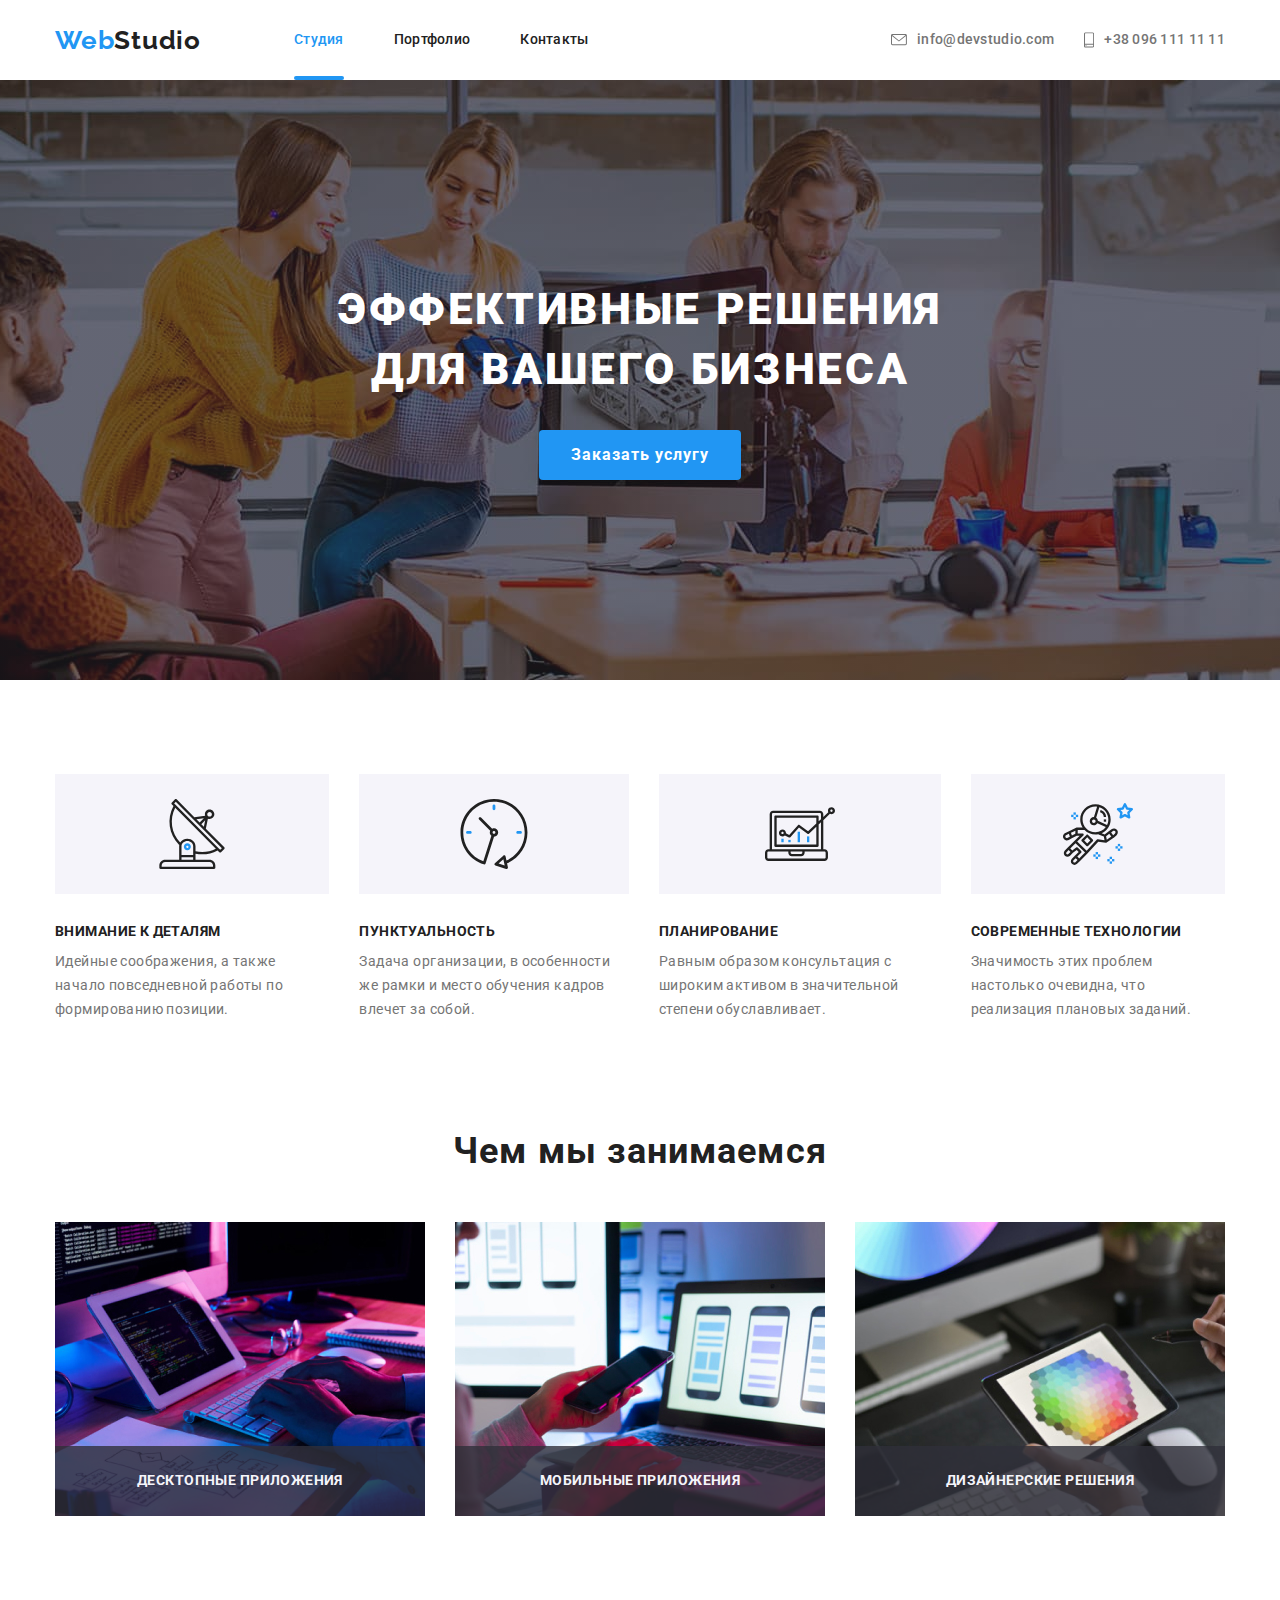
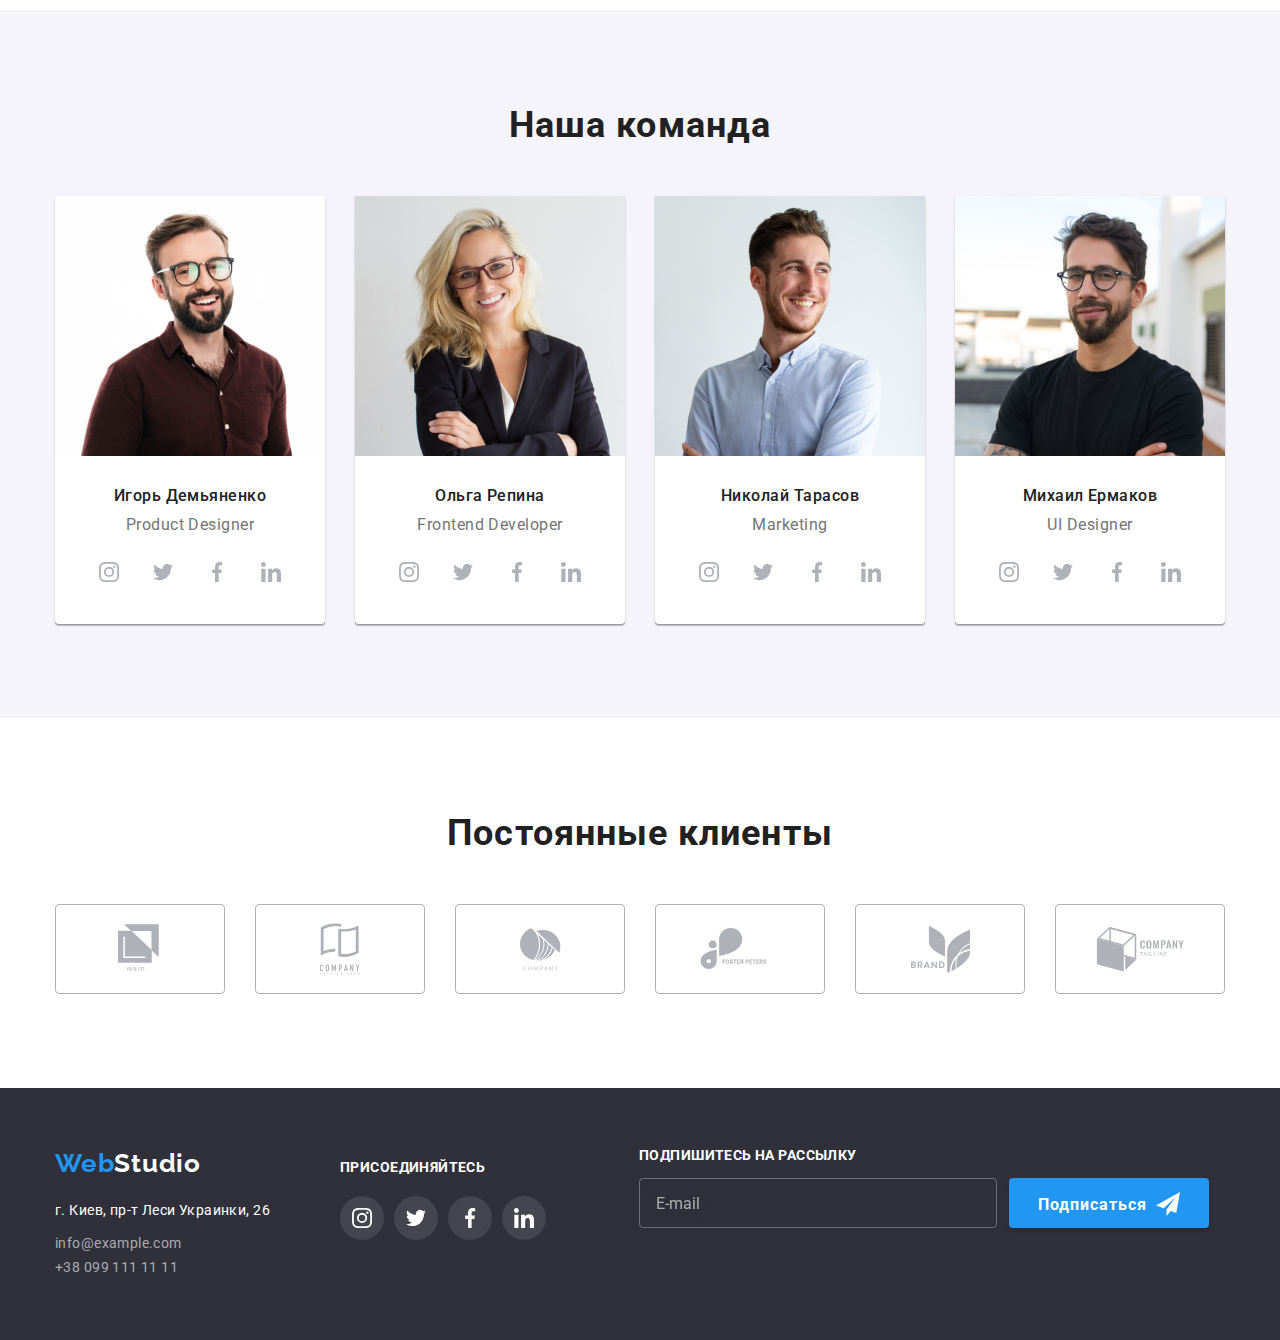
<file: index.html>
<!DOCTYPE html>
<html lang="ru">
<head>
    <meta charset="UTF-8">
    <meta name="viewport" content="width=device-width, initial-scale=1.0">
    <title>WebStudio</title>
    <link href="https://fonts.googleapis.com/css2?family=Raleway:wght@700&family=Roboto:wght@400;500;700;900&display=swap"
        rel="stylesheet" />
    <link rel="stylesheet" href="https://cdnjs.cloudflare.com/ajax/libs/modern-normalize/1.0.0/modern-normalize.min.css" />
    <link rel="stylesheet" href="./css/main.min.css" />
</head>
<body>
    <header>
        <div class="container main-top">
            <nav class="nav">
                <a class="logo" href="./index.html">Web<span class="logo-top">Studio</span></a>
                <ul class="site-nav list">
                    <li class="item"><a class="navigation current" href="./index.html">Студия</a></li>
                    <li class="item"><a class="navigation" href="./portfolio.html">Портфолио</a></li>
                    <li class="item"><a class="navigation" href="#contacts">Контакты</a></li>
                </ul>
            </nav>
            <ul class="schedule-contacts list">
                <li>
                    <a class="contacts" href="mailto:info@example.com">
                    <svg class="contacts-icon" width="16" height="12">
                    <use href="./images/sprite.svg#envelope"></use>
                </svg>info@devstudio.com</a></li>
                <li>
                    <a class="contacts" href="tel:+380991111111">
                    <svg class="contacts-icon" width="10" height="16">
                    <use href="./images/sprite.svg#smartphone"></use>
                </svg>+38 096 111 11 11</a></li>
            </ul>
        </div>
    </header>
    <main>
        <div class="overlay">
            <section class="hero">
                <div class="container">
                    <div class="hero-container">
                        <h1 class="hero-title">Эффективные решения для вашего бизнеса</h1>
                        <button class="hero-button" type="button" data-modal-open>Заказать услугу</button>
                    </div>
                        <div class="backdrop is-hidden" data-modal>
                            <div class="modal">
                                <button class="close-btn" data-modal-close>
                                    <svg class="cross" width="11" height="11">
                                        <use href="./images/sprite.svg#close"></use>
                                    </svg></button>
                                <form class="form js-speaker-form" autocomplete="off">
                                    <h2 class="modal-title">Оставьте свои данные, мы вам перезвоним</h2>
                                    <div class="form-field">
                                        <label for="name" class="form-label">Имя</label>
                                        <input class="form-input" type="text" name="name" id="name" />
                                        <span class="form-element">
                                            <svg class="form-icon" width="18" height="18">
                                                <use href="./images/sprite.svg#name"></use>
                                            </svg>
                                        </span>
                                    </div>
                                    <div class="form-field">
                                        <label for="tel" class="form-label">Телефон</label>
                                        <input class="form-input" type="tel" name="tel" id="tel" />
                                        <span class="form-element">
                                            <svg class="form-icon" width="18" height="18">
                                                <use href="./images/sprite.svg#phone"></use>
                                            </svg>
                                        </span>
                                    </div>
                                    <div class="form-field">
                                        <label for="mail" class="form-label">Почта</label>
                                        <input class="form-input" type="mail" name="mail" id="mail" />
                                        <span class="form-element">
                                            <svg class="form-icon" width="18" height="18">
                                                <use href="./images/sprite.svg#email"></use>
                                            </svg>
                                        </span>
                                    </div>
                                    <div class="form-field">
                                        <label for="comment" class="form-label">Комментарий</label>
                                        <textarea name="comment" id="comment" rows="7" placeholder="Введите текст"></textarea>
                                    </div>
                                    <div class="agreement-check">
                                        <label class="agreement-form" for="agreement">
                                            <input class="checkbox" type="checkbox" name="agreement" id="agreement">
                                            <span class="check"></span>
                                            Соглашаюсь с рассылкой и принимаю&nbsp
                                            <a class="condition" href="">Условия договора</a></label>
                                    </div>
                                    <div class="form-btn">
                                        <button class="confirm-btn" type="submit">Отправить</button>
                                    </div>
                                </form>
                            </div>
                        </div>
                </div>
            </section>
        </div>
        <section class="features-section">
            <div class="container">
                <h2 hidden>Наши особенности</h2>
                <ul class="features-schedule list">
                    <li class="features-item">
                        <h3 class="features">Внимание к деталям</h3>
                        <p class="features-text">Идейные соображения, а также начало повседневной работы по формированию позиции.</p>
                    </li>
                    <li class="features-item">
                        <h3 class="features">Пунктуальность</h3>
                        <p class="features-text">Задача организации, в особенности же рамки и место обучения кадров влечет за собой.</p>
                    </li>
                    <li class="features-item">
                        <h3 class="features">Планирование</h3>
                        <p class="features-text">Равным образом консультация с широким активом в значительной степени обуславливает.</p>
                    </li>
                    <li class="features-item">
                        <h3 class="features">Современные технологии</h3>
                        <p class="features-text">Значимость этих проблем настолько очевидна, что реализация плановых заданий.</p>
                    </li>
                </ul>
            </div>
        </section>
        <section class="job-section">
            <div class="container">
                <h2 class="job-title">Чем мы занимаемся</h2>
                <ul class="job-schedule list">
                    <li class="job-item"><img src="./images/img1.jpg" width="370" height="294" alt="программист-работает-на-компьютере" />
                    <div class="label">Десктопные приложения</div></li>
                    <li class="job-item"><img src="./images/img2.jpg" width="370" height="294" alt="дизайнеры-разрабатывают-приложения-для-смартфонов" />
                    <div class="label">Мобильные приложения</div></li>
                    <li class="job-item"><img src="./images/img3.jpg" width="370" height="294" alt="художник-дизайнер-выбирает-цвета" />
                    <div class="label">Дизайнерские решения</div></li>
                </ul>
            </div>
        </section>
        <section class="team">
            <div class="container">
                <h2 class="team-title">Наша команда</h2>
                <ul class="team-schedule list">
                    <li class="team-item"><img class="team-photo" src="./images/img4.jpg" width="270" height="260" alt="Product Designer" />
                        <h3 class="name">Игорь Демьяненко</h3>
                        <p class="employment" lang="en">Product Designer</p>
                        <ul class="social list">
                            <li>
                                <a class="social-links" href="">
                                    <svg class="links-icons">
                                        <use href="./images/sprite.svg#instagram"></use>
                                    </svg>
                                </a>
                            </li>
                            <li>
                                <a class="social-links" href="">
                                    <svg class="links-icons">
                                        <use href="./images/sprite.svg#twitter"></use>
                                    </svg>
                                </a>
                            </li>
                            <li>
                                <a class="social-links" href="">
                                    <svg class="links-icons">
                                        <use href="./images/sprite.svg#facebook"></use>
                                    </svg>
                                </a>
                            </li>
                            <li>
                                <a class="social-links" href="">
                                    <svg class="links-icons">
                                        <use href="./images/sprite.svg#linkedin"></use>
                                    </svg>
                                </a>
                            </li>
                        </ul>
                    </li>
                    <li class="team-item"><img class="team-photo" src="./images/img5.jpg" width="270" height="260" alt="Frontend Developer" />
                        <h3 class="name">Ольга Репина</h3>
                        <p class="employment" lang="en">Frontend Developer</p>
                        <ul class="list social">
                            <li>
                                <a class="social-links" href="">
                                    <svg class="links-icons">
                                        <use href="./images/sprite.svg#instagram"></use>
                                    </svg>
                                </a>
                            </li>
                            <li>
                                <a class="social-links" href="">
                                    <svg class="links-icons">
                                        <use href="./images/sprite.svg#twitter"></use>
                                    </svg>
                                </a>
                            </li>
                            <li>
                                <a class="social-links" href="">
                                    <svg class="links-icons">
                                        <use href="./images/sprite.svg#facebook"></use>
                                    </svg>
                                </a>
                            </li>
                            <li>
                                <a class="social-links" href="">
                                    <svg class="links-icons">
                                        <use href="./images/sprite.svg#linkedin"></use>
                                    </svg>
                                </a>
                            </li>
                        </ul>
                    </li>
                    <li class="team-item"><img class="team-photo" src="./images/img6.jpg" width="270" height="260" alt="Marketing" />
                        <h3 class="name">Николай Тарасов</h3>
                        <p class="employment" lang="en">Marketing</p>
                        <ul class="list social">
                            <li>
                                <a class="social-links" href="">
                                    <svg class="links-icons">
                                        <use href="./images/sprite.svg#instagram"></use>
                                    </svg>
                                </a>
                            </li>
                            <li>
                                <a class="social-links" href="">
                                    <svg class="links-icons">
                                        <use href="./images/sprite.svg#twitter"></use>
                                    </svg>
                                </a>
                            </li>
                            <li>
                                <a class="social-links" href="">
                                    <svg class="links-icons">
                                        <use href="./images/sprite.svg#facebook"></use>
                                    </svg>
                                </a>
                            </li>
                            <li>
                                <a class="social-links" href="">
                                    <svg class="links-icons">
                                        <use href="./images/sprite.svg#linkedin"></use>
                                    </svg>
                                </a>
                            </li>
                        </ul>
                    </li>
                    <li class="team-item"><img class="team-photo" src="./images/img7.jpg" width="270" height="260" alt="UI Designer" />
                        <h3 class="name">Михаил Ермаков</h3>
                        <p class="employment" lang="en">UI Designer</p>
                        <ul class="list social">
                            <li>
                                <a class="social-links" href="">
                                    <svg class="links-icons">
                                        <use href="./images/sprite.svg#instagram"></use>
                                    </svg>
                                </a>
                            </li>
                            <li>
                                <a class="social-links" href="">
                                    <svg class="links-icons">
                                        <use href="./images/sprite.svg#twitter"></use>
                                    </svg>
                                </a>
                            </li>
                            <li>
                                <a class="social-links" href="">
                                    <svg class="links-icons">
                                        <use href="./images/sprite.svg#facebook"></use>
                                    </svg>
                                </a>
                            </li>
                            <li>
                                <a class="social-links" href="">
                                    <svg class="links-icons">
                                        <use href="./images/sprite.svg#linkedin"></use>
                                    </svg>
                                </a>
                            </li>
                        </ul>
                    </li>
                </ul>
            </div>
        </section>
        <section class="customers">
            <div class="container">
                <h2 class="customers-title">Постоянные клиенты</h2>
                <ul class="customers-schedule list">
                    <li>
                        <a class="customers-links" href="">
                            <svg class="customers-icons" width="45" height="50">
                                <use href="./images/sprite.svg#logo-1"></use>
                            </svg>
                        </a>
                    </li>
                    <li>
                        <a class="customers-links" href="">
                            <svg class="customers-icons" width="40" height="52">
                                <use href="./images/sprite.svg#logo-2"></use>
                            </svg>
                        </a>
                    </li>
                    <li>
                        <a class="customers-links" href="">
                            <svg class="customers-icons" width="41" height="43">
                                <use href="./images/sprite.svg#logo-3"></use>
                            </svg>
                        </a>
                    </li>
                    <li>
                        <a class="customers-links" href="">
                            <svg class="customers-icons" width="80" height="42">
                                <use href="./images/sprite.svg#logo-4"></use>
                            </svg>
                        </a>
                    </li>
                    <li>
                        <a class="customers-links" href="">
                            <svg class="customers-icons" width="59" height="47">
                                <use href="./images/sprite.svg#logo-5"></use>
                            </svg>
                        </a>
                    </li>
                    <li>
                        <a class="customers-links" href="">
                            <svg class="customers-icons" width="89" height="45">
                                <use href="./images/sprite.svg#logo-6"></use>
                            </svg>
                        </a>
                    </li>
                </ul>
            </div>
        </section>
    </main>
    <footer id="contacts" class="footer">
        <div class="container footer-general">
            <div class="footer-pack">
                <a class="logo" href="./index.html">Web<span class="logo-bottom">Studio</span></a>
                <ul class="footer-flexbox list">
                    <li class="location">г. Киев, пр-т Леси Украинки, 26</li>
                    <li><a class="mail" href="mailto:info@example.com">info@example.com</a></li>
                    <li><a class="mail" href="tel:+380991111111">+38 099 111 11 11</a></li>
                </ul>
            </div>
            <div class="appeal">
                <p class="appeal-title">присоединяйтесь</p>
                <ul class="schedule-socials list">
                    <li><a class="footer-socials" href="">
                            <svg class="links-icons">
                                <use href="./images/sprite.svg#instagram"></use>
                            </svg>
                        </a>
                    </li>
                    <li><a class="footer-socials" href="">
                            <svg class="links-icons">
                                <use href="./images/sprite.svg#twitter"></use>
                            </svg>
                        </a>
                    </li>
                    <li><a class="footer-socials" href="">
                            <svg class="links-icons">
                                    <use href="./images/sprite.svg#facebook"></use>
                            </svg>
                        </a>
                    </li>
                    <li><a class="footer-socials" href="">
                            <svg class="links-icons">
                                <use href="./images/sprite.svg#linkedin"></use>
                            </svg>
                        </a>
                    </li>
                </ul>
            </div>
            <div class="subscription">
                <form autocomplete="off">
                    <p class="subscription-title">подпишитесь на рассылку</p>
                    <div class="subscription-area">
                        <input class="subscription-input" type="mail" name="email" placeholder="E-mail" />
                        <button class="subscription-btn">Подписаться
                            <svg class="icon-send" width="24" height="24">
                                <use href="./images/sprite.svg#icon-send"></use>
                            </svg>
                        </button>
                    </div>
                </form>
            </div>
        </div>
    </footer>
    <script src="./js/modal.js"></script>
</body>
</html>
</file>
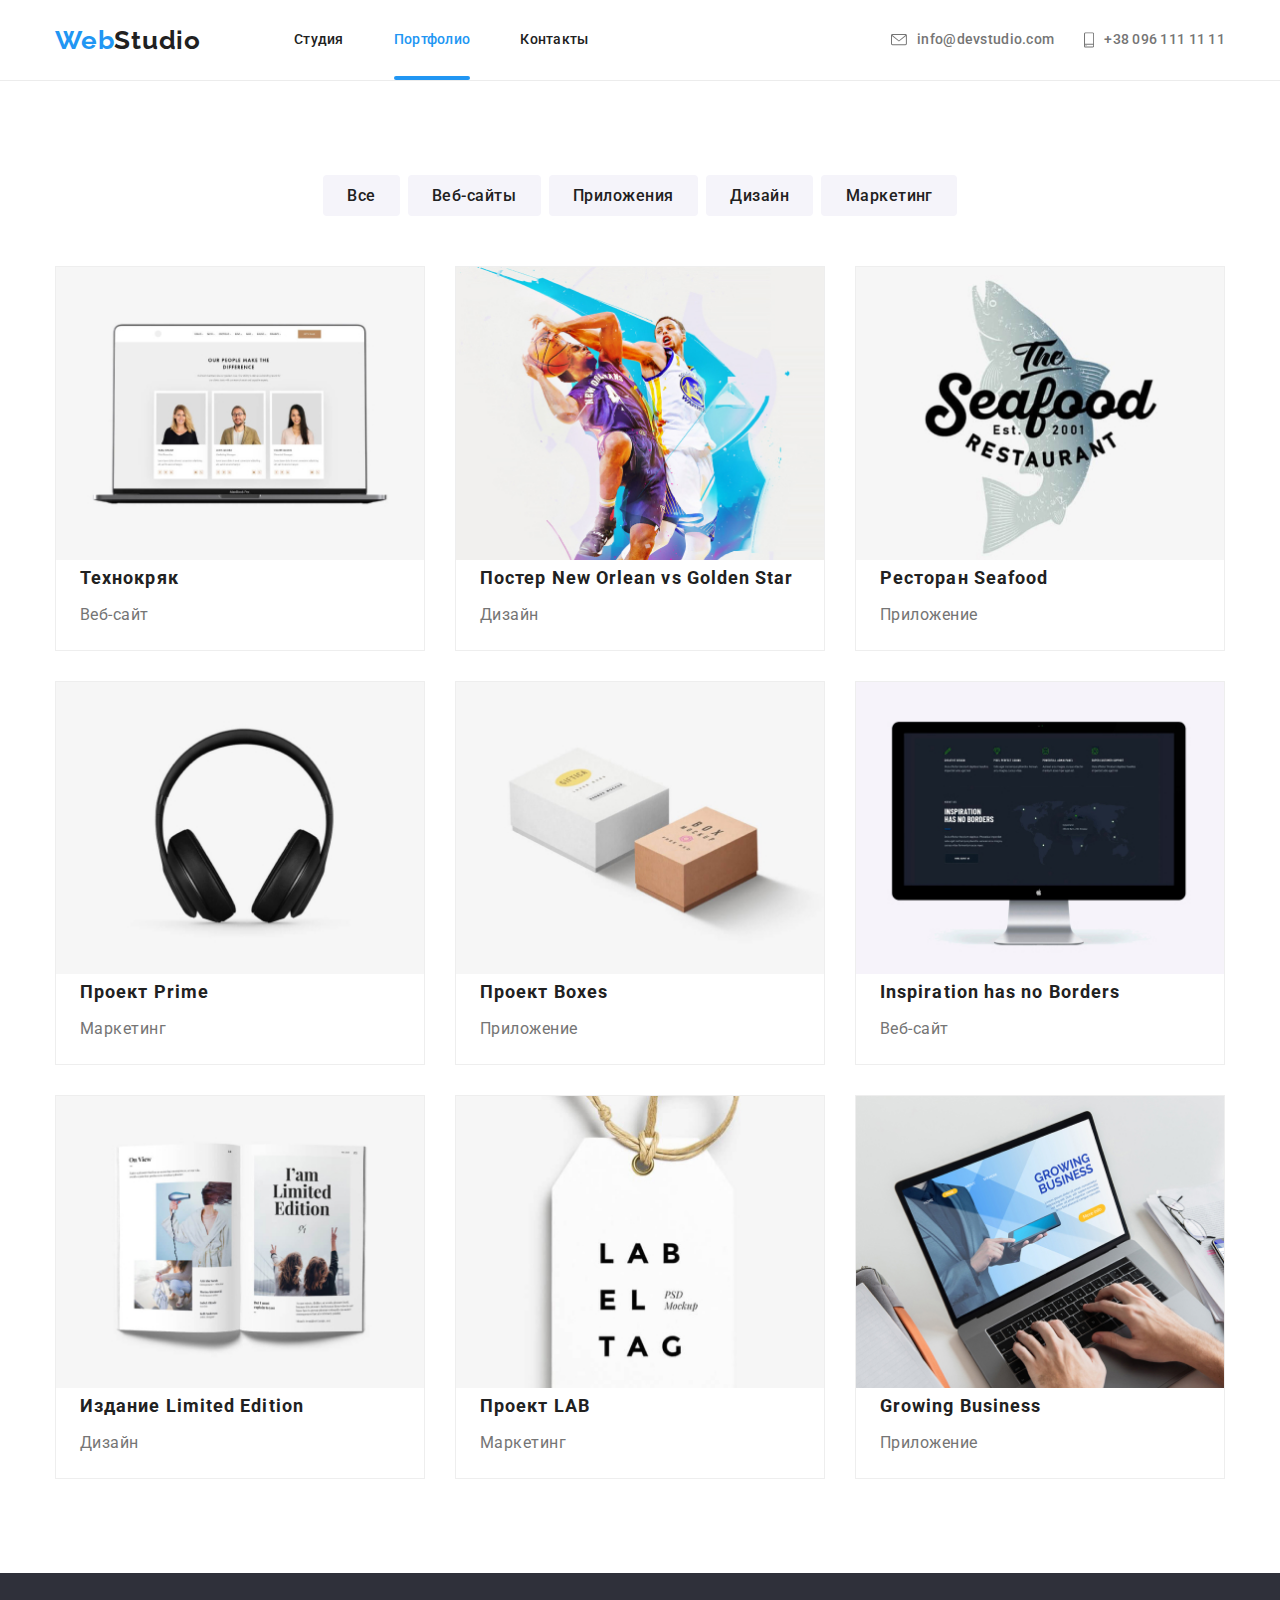
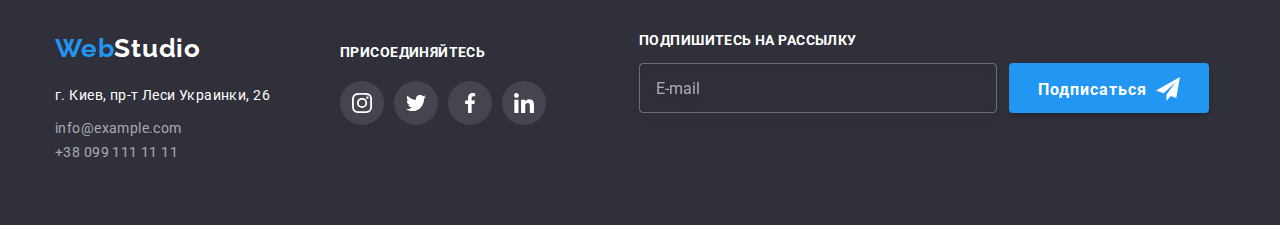
<file: portfolio.html>
<!DOCTYPE html>
<html lang="ru">
<head>
    <meta charset="UTF-8">
    <meta name="viewport" content="width=device-width, initial-scale=1.0">
    <title>Portfolio</title>
    <link href="https://fonts.googleapis.com/css2?family=Raleway:wght@700&family=Roboto:wght@400;500;700;900&display=swap"
        rel="stylesheet" />
    <link rel="stylesheet" href="https://cdnjs.cloudflare.com/ajax/libs/modern-normalize/1.0.0/modern-normalize.min.css" />
    <link rel="stylesheet" href="./css/main.min.css" />
</head>
<body>
    <header class="header">
        <div class="container main-top">
            <nav class="nav">
                <a class="logo" href="./index.html">Web<span class="logo-top">Studio</span></a>
                <ul class="site-nav list">
                    <li class="item"><a class="navigation" href="./index.html">Студия</a></li>
                    <li class="item"><a class="navigation current" href="./portfolio.html">Портфолио</a></li>
                    <li class="item"><a class="navigation"  href="#contacts">Контакты</a></li>
                </ul>
            </nav>
            <ul class="schedule-contacts list">
                <li>
                    <a class="contacts" href="mailto:info@example.com">
                        <svg class="contacts-icon" width="16" height="12">
                            <use href="./images/sprite.svg#envelope"></use>
                        </svg>info@devstudio.com</a></li>
                <li>
                    <a class="contacts" href="tel:+380991111111">
                        <svg class="contacts-icon" width="10" height="16">
                            <use href="./images/sprite.svg#smartphone"></use>
                        </svg>+38 096 111 11 11</a></li>
            </ul>
        </div>
    </header>
    <main>
        <h1 hidden>Портфолио</h1>
        <div class="container">
            <ul class="filters list">
                <li class="filters-item"><button class="button" type="button">Все</button></li>
                <li class="filters-item"><button class="button" type="button">Веб-сайты</button></li>
                <li class="filters-item"><button class="button" type="button">Приложения</button></li>
                <li class="filters-item"><button class="button" type="button">Дизайн</button></li>
                <li class="filters-item"><button class="button" type="button">Маркетинг</button></li>
            </ul>
        </div>
        <section class="projects-section">
            <div class="container">
                <h2 hidden>Виды наших работ</h2>
                    <ul class="projects-schedule list">
                        <a class="projects-link" href="">
                            <li class="projects-item">
                                
                                    <div class="projects-thumb"><img src="./images/portfolio/img1.jpg" width="370" height="294" alt="Ноутбук" />
                                        <p class="subitem">
                                            Технокряк это современная площадка распространения коронавируса. Компании используют эту
                                            платформу для цифрового
                                            шпионажа и атак на защищённые сервера конкурентов.</p>
                                    </div>
                                    <h3 class="projects-title">Технокряк</h3>
                                    <p class="projects">Веб-сайт</p>
                            </li>
                        </a>
                        <a class="projects-link" href="">
                            <li class="projects-item">
                                    <div class="projects-thumb"><img src="./images/portfolio/img2.jpg" width="370" height="294" alt="Баскетболисты" />
                                        <p class="subitem">
                                            Технокряк это современная площадка распространения коронавируса. Компании используют эту
                                            платформу для цифрового
                                            шпионажа и атак на защищённые сервера конкурентов.</p>
                                    </div>
                                    <h3 class="projects-title">Постер New Orlean vs Golden Star</h3>
                                    <p class="projects">Дизайн</p>
                                </li>
                        </a>
                        <a class="projects-link" href="">
                            <li class="projects-item">
                                    <div class="projects-thumb"><img src="./images/portfolio/img3.jpg" width="370" height="294" alt="Логотип рыбы" />
                                        <p class="subitem">
                                            Технокряк это современная площадка распространения коронавируса. Компании используют эту
                                            платформу для цифрового
                                            шпионажа и атак на защищённые сервера конкурентов.</p>
                                    </div>
                                    <h3 class="projects-title">Ресторан Seafood</h3>
                                    <p class="projects">Приложение</p>
                            </li>
                        </a>
                        <a class="projects-link" href="">
                            <li class="projects-item">
                                    <div class="projects-thumb"><img src="./images/portfolio/img4.jpg" width="370" height="294" alt="Наушники" />
                                    <p class="subitem">
                                            Технокряк это современная площадка распространения коронавируса. Компании используют эту
                                            платформу для цифрового
                                            шпионажа и атак на защищённые сервера конкурентов.</p>
                                    </div>
                                    <h3 class="projects-title">Проект Prime</h3>
                                    <p class="projects">Маркетинг</p>
                            </li>
                        </a>
                        <a class="projects-link" href="">
                            <li class="projects-item">
                                    <div class="projects-thumb"><img src="./images/portfolio/img5.jpg" width="370" height="294" alt="Коробки" />
                                        <p class="subitem">
                                            Технокряк это современная площадка распространения коронавируса. Компании используют эту
                                            платформу для цифрового
                                            шпионажа и атак на защищённые сервера конкурентов.</p>
                                    </div>
                                    <h3 class="projects-title">Проект Boxes</h3>
                                    <p class="projects">Приложение</p>
                            </li>
                        </a>
                        <a class="projects-link" href="">
                            <li class="projects-item">
                                    <div class="projects-thumb"><img src="./images/portfolio/img6.jpg" width="370" height="294" alt="Монитор ПК" />
                                        <p class="subitem">
                                            Технокряк это современная площадка распространения коронавируса. Компании используют эту
                                            платформу для цифрового
                                            шпионажа и атак на защищённые сервера конкурентов.</p>
                                    </div>
                                    <h3 class="projects-title">Inspiration has no Borders</h3>
                                    <p class="projects">Веб-сайт</p>
                            </li>
                        </a>
                        <a class="projects-link" href="">
                            <li class="projects-item">
                                <div class="projects-thumb"><img src="./images/portfolio/img7.jpg" width="370" height="294" alt="Журнал" />
                                <p class="subitem">
                                        Технокряк это современная площадка распространения коронавируса. Компании используют эту
                                    платформу для цифрового
                                        шпионажа и атак на защищённые сервера конкурентов.</p>
                                </div>
                                <h3 class="projects-title">Издание Limited Edition</h3>
                                <p class="projects">Дизайн</p>
                            </li>
                        </a>
                        <a class="projects-link" href="">
                            <li class="projects-item">
                                    <div class="projects-thumb"><img src="./images/portfolio/img8.jpg" width="370" height="294" alt="Бирка" />
                                        <p class="subitem">
                                            Технокряк это современная площадка распространения коронавируса. Компании используют эту
                                            платформу для цифрового
                                            шпионажа и атак на защищённые сервера конкурентов.</p>
                                    </div>
                                    <h3 class="projects-title">Проект LAB</h3>
                                    <p class="projects">Маркетинг</p>
                            </li>
                        </a>
                        <a class="projects-link" href="">
                            <li class="projects-item">
                                    <div class="projects-thumb"><img src="./images/portfolio/img9.jpg" width="370" height="294" alt="Руки работают за ноутбуком" />
                                        <p class="subitem">
                                            Технокряк это современная площадка распространения коронавируса. Компании используют эту
                                            платформу для цифрового
                                            шпионажа и атак на защищённые сервера конкурентов.</p>
                                    </div>
                                    <h3 class="projects-title">Growing Business</h3>
                                    <p class="projects">Приложение</p>
                            </li>
                        </a>
                    </ul>
            </div>
        </section>
    </main>
    <footer id="contacts" class="footer">
        <div class="container footer-general">
            <div class="footer-pack">
                <a class="logo" href="./index.html">Web<span class="logo-bottom">Studio</span></a>
                <ul class="footer-flexbox list">
                    <li class="location">г. Киев, пр-т Леси Украинки, 26</li>
                    <li><a class="mail" href="mailto:info@example.com">info@example.com</a></li>
                    <li><a class="mail" href="tel:+380991111111">+38 099 111 11 11</a></li>
                </ul>
            </div>
            <div class="appeal">
                <p class="appeal-title">присоединяйтесь</p>
                <ul class="schedule-socials list">
                    <li><a class="footer-socials" href="">
                            <svg class="links-icons">
                                <use href="./images/sprite.svg#instagram"></use>
                            </svg>
                        </a>
                    </li>
                    <li><a class="footer-socials" href="">
                            <svg class="links-icons">
                                <use href="./images/sprite.svg#twitter"></use>
                            </svg>
                        </a>
                    </li>
                    <li><a class="footer-socials" href="">
                            <svg class="links-icons">
                                <use href="./images/sprite.svg#facebook"></use>
                            </svg>
                        </a>
                    </li>
                    <li><a class="footer-socials" href="">
                            <svg class="links-icons">
                                <use href="./images/sprite.svg#linkedin"></use>
                            </svg>
                        </a>
                    </li>
                </ul>
            </div>
            <div class="subscription">
                <form autocomplete="off">
                    <p class="subscription-title">подпишитесь на рассылку</p>
                    <div class="subscription-area">
                        <input class="subscription-input" type="mail" name="email" placeholder="E-mail" />
                        <button class="subscription-btn">Подписаться
                            <svg class="icon-send" width="24" height="24">
                                <use href="./images/sprite.svg#icon-send"></use>
                            </svg>
                        </button>
                    </div>
                </form>
            </div>
        </div>
    </footer>
</body>
</html>
</file>
<file: css/main.min.css>
html{-webkit-box-sizing:border-box;box-sizing:border-box}*,*::before,*::after{-webkit-box-sizing:inherit;box-sizing:inherit}body{font-family:"Roboto", sans-serif;color:#757575;background-color:#fff}img{display:block;max-width:100%;height:auto}h1,h2,h3,p{margin-top:0}.list{margin:0;padding:0;list-style:none}.container{width:1200px;margin-left:auto;margin-right:auto;padding-left:15px;padding-right:15px}.main-top{display:-webkit-box;display:-ms-flexbox;display:flex;-webkit-box-align:center;-ms-flex-align:center;align-items:center}.nav{display:-webkit-box;display:-ms-flexbox;display:flex;-webkit-box-align:center;-ms-flex-align:center;align-items:center}.logo-top{font-family:Raleway, sans-serif;font-weight:700;font-size:26px;line-height:1.19;letter-spacing:0.03em;color:#212121;text-decoration:none}.logo{font-family:Raleway, sans-serif;font-weight:700;font-size:26px;line-height:1.19;letter-spacing:0.03em;color:#2196f3;text-decoration:none}.site-nav{display:-webkit-box;display:-ms-flexbox;display:flex;margin-left:93px}.site-nav .item:not(:last-child){margin-right:50px}.navigation{position:relative;display:block;padding-top:32px;padding-bottom:32px;font-weight:500;font-size:14px;line-height:1.14;letter-spacing:0.02em;color:#212121;text-decoration:none;-webkit-transition:color 250ms cubic-bezier(0.4, 0, 0.2, 1);transition:color 250ms cubic-bezier(0.4, 0, 0.2, 1)}.navigation:hover,.navigation:focus{color:#2196f3}.navigation.current{color:#2196f3}.current::after{content:"";position:absolute;display:block;bottom:0;width:100%;height:4px;background-color:#2196f3;border-radius:2px}.schedule-contacts{display:-webkit-box;display:-ms-flexbox;display:flex;-webkit-box-align:center;-ms-flex-align:center;align-items:center;margin-left:auto}.schedule-contacts li:not(:last-child){margin-right:30px}.contacts{display:-webkit-box;display:-ms-flexbox;display:flex;-webkit-box-align:center;-ms-flex-align:center;align-items:center;font-weight:500;font-size:14px;line-height:1.14;letter-spacing:0.02em;color:#757575;text-decoration:none;-webkit-transition:color 250ms cubic-bezier(0.4, 0, 0.2, 1);transition:color 250ms cubic-bezier(0.4, 0, 0.2, 1)}.contacts:hover,.contacts:focus{color:#2196f3}.contacts:hover .contacts-icon,.contacts:focus .contacts-icon{fill:#2196f3}.contacts-icon{margin-right:10px;fill:#757575;-webkit-transition:fill 250ms cubic-bezier(0.4, 0, 0.2, 1);transition:fill 250ms cubic-bezier(0.4, 0, 0.2, 1)}.hero{padding-top:200px;padding-bottom:200px}.hero-container{max-width:696px;margin-left:auto;margin-right:auto;text-align:center}.hero-container .hero-title{margin-top:0;margin-bottom:30px;font-weight:900;font-size:44px;line-height:1.36;letter-spacing:0.06em;text-transform:uppercase;color:#fff}.hero-container .hero-button{display:inline-block;font-weight:700;font-size:16px;line-height:1.87;-webkit-box-align:center;-ms-flex-align:center;align-items:center;text-align:center;letter-spacing:0.06em;color:#fff;background-color:#2196f3;border-radius:4px;border:0px;padding:10px 32px;min-width:200px;-webkit-box-shadow:0px 4px 4px rgba(0,0,0,0.15);box-shadow:0px 4px 4px rgba(0,0,0,0.15);cursor:pointer}.hero-container .hero-button:hover,.hero-container .hero-button:focus{color:#2196f3;background-color:#fff}.overlay{max-width:1600px;height:600px;margin-left:auto;margin-right:auto;background-image:-webkit-gradient(linear, left top, right top, from(rgba(47,48,58,0.4)), to(rgba(47,48,58,0.4))),url("../images/img8.jpg");background-image:linear-gradient(to right, rgba(47,48,58,0.4), rgba(47,48,58,0.4)),url("../images/img8.jpg");background-repeat:no-repeat;background-position:center;background-size:cover;background-color:#2f303a}.backdrop{position:fixed;top:0;left:0;width:100%;height:100%;background-color:rgba(0,0,0,0.2);z-index:1;opacity:1;-webkit-transition:opacity 250ms cubic-bezier(0.4, 0, 0.2, 1);transition:opacity 250ms cubic-bezier(0.4, 0, 0.2, 1)}.backdrop.is-hidden{opacity:0;pointer-events:none}.backdrop.is-hidden .modal{-webkit-transform:translate(-50%, -50%) scale(0.9);transform:translate(-50%, -50%) scale(0.9)}.modal{position:absolute;top:50%;left:50%;display:-webkit-box;display:-ms-flexbox;display:flex;-webkit-transform:translate(-50%, -50%) scale(1);transform:translate(-50%, -50%) scale(1);max-height:581px;max-width:528px;background-color:#fff;-webkit-box-shadow:0px 1px 3px rgba(0,0,0,0.12),0px 1px 1px rgba(0,0,0,0.14),0px 2px 1px rgba(0,0,0,0.2);box-shadow:0px 1px 3px rgba(0,0,0,0.12),0px 1px 1px rgba(0,0,0,0.14),0px 2px 1px rgba(0,0,0,0.2);border-radius:4px;-webkit-transition:-webkit-transform 250ms cubic-bezier(0.4, 0, 0.2, 1);transition:-webkit-transform 250ms cubic-bezier(0.4, 0, 0.2, 1);transition:transform 250ms cubic-bezier(0.4, 0, 0.2, 1);transition:transform 250ms cubic-bezier(0.4, 0, 0.2, 1), -webkit-transform 250ms cubic-bezier(0.4, 0, 0.2, 1)}.close-btn{position:absolute;top:8px;right:8px;width:30px;height:30px;border-radius:50%;border:1px solid rgba(0,0,0,0.1);background-color:#fff;cursor:pointer}.close-btn .cross{position:absolute;top:50%;left:50%;-webkit-transform:translate(-50%, -50%);transform:translate(-50%, -50%);-webkit-transition:fill 250ms cubic-bezier(0.4, 0, 0.2, 1);transition:fill 250ms cubic-bezier(0.4, 0, 0.2, 1)}.close-btn:hover .cross,.close-btn:focus .cross{fill:#2196f3}.modal-title{margin-bottom:12px;font-weight:700;font-size:20px;line-height:1.15;text-align:center;letter-spacing:0.03em;color:#212121}.features-section{padding-top:94px;padding-bottom:94px}.features-schedule{display:-webkit-box;display:-ms-flexbox;display:flex}.features-schedule .features-item:not(:last-child){margin-right:30px}.features-schedule .features-item::before{display:block;content:"";height:120px;margin-bottom:30px;background-color:#f5f4fa;background-repeat:no-repeat;background-position:center}.features-schedule .features-item:nth-child(1)::before{background-image:url("../images/icons/antenna 1.svg")}.features-schedule .features-item:nth-child(2)::before{background-image:url("../images/icons/clock 1.svg")}.features-schedule .features-item:nth-child(3)::before{background-image:url("../images/icons/diagram 1.svg")}.features-schedule .features-item:nth-child(4)::before{background-image:url("../images/icons/astronaut 1.svg")}.features{margin-bottom:10px;font-weight:700;font-size:14px;line-height:1.14;letter-spacing:0.03em;text-transform:uppercase;color:#212121}.features-text{font-weight:400;font-size:14px;line-height:1.71;letter-spacing:0.03em;color:#757575}.job-section{padding-bottom:94px}.job-title{margin-bottom:50px;font-weight:700;font-size:36px;line-height:1.17;text-align:center;letter-spacing:0.03em;color:#212121}.job-schedule{display:-webkit-box;display:-ms-flexbox;display:flex;padding:0;margin:0}.job-schedule .job-item{position:relative}.job-schedule .job-item:not(:last-child){margin-right:30px}.label{position:absolute;left:0;bottom:0;width:100%;padding-top:27px;padding-bottom:27px;margin:0;display:block;text-align:center;font-weight:700;font-size:14px;line-height:1.14;letter-spacing:0.03em;text-transform:uppercase;color:#f5f4fa;background:rgba(47,48,58,0.8)}.team{background-color:#f5f4fa}.team-title{padding-top:94px;margin-bottom:50px;font-weight:700;font-size:36px;line-height:1.17;text-align:center;letter-spacing:0.03em;color:#212121}.team-schedule{display:-webkit-box;display:-ms-flexbox;display:flex}.team-item{margin-bottom:94px;-webkit-box-shadow:0px 1px 3px rgba(0,0,0,0.12),0px 1px 1px rgba(0,0,0,0.14),0px 2px 1px rgba(0,0,0,0.2);box-shadow:0px 1px 3px rgba(0,0,0,0.12),0px 1px 1px rgba(0,0,0,0.14),0px 2px 1px rgba(0,0,0,0.2);border-radius:0px 0px 4px 4px;background-color:#fff}.team-item:not(:last-child){margin-right:30px}.team-photo{margin-bottom:30px}.name{margin-bottom:10px;font-weight:500;font-size:16px;line-height:1.19;text-align:center;letter-spacing:0.03em;color:#212121}.employment{margin-bottom:16px;font-weight:400;font-size:16px;line-height:1.19;text-align:center;letter-spacing:0.03em}.social{display:-webkit-box;display:-ms-flexbox;display:flex;-webkit-box-pack:center;-ms-flex-pack:center;justify-content:center;padding-bottom:30px}.social>li:not(:last-child){margin-right:10px}.social-links{display:-webkit-box;display:-ms-flexbox;display:flex;width:44px;height:44px;-webkit-box-pack:center;-ms-flex-pack:center;justify-content:center;-webkit-box-align:center;-ms-flex-align:center;align-items:center;border-radius:50%;fill:#afb1b8;background-color:#fff;-webkit-transition:background-color 250ms cubic-bezier(0.4, 0, 0.2, 1);transition:background-color 250ms cubic-bezier(0.4, 0, 0.2, 1)}.social-links .links-icons{width:20px;height:20px;-webkit-transition:fill 250ms cubic-bezier(0.4, 0, 0.2, 1);transition:fill 250ms cubic-bezier(0.4, 0, 0.2, 1)}.social-links:hover,.social-links:focus{background-color:#2196f3}.social-links:hover .links-icons,.social-links:focus .links-icons{fill:#fff}.customers{padding-top:94px;padding-bottom:94px}.customers-title{margin-bottom:50px;font-weight:700;font-size:36px;line-height:1.17;text-align:center;letter-spacing:0.03em;color:#212121}.customers-schedule{display:-webkit-box;display:-ms-flexbox;display:flex}.customers-schedule>li:not(:last-child){margin-right:30px}.customers-links{display:-webkit-box;display:-ms-flexbox;display:flex;width:170px;height:90px;border:1px solid #afb1b8;border-radius:4px;-webkit-box-pack:center;-ms-flex-pack:center;justify-content:center;-webkit-box-align:center;-ms-flex-align:center;align-items:center;-webkit-transition:background-color,border-color 250ms cubic-bezier(0.4, 0, 0.2, 1);transition:background-color,border-color 250ms cubic-bezier(0.4, 0, 0.2, 1)}.customers-links .customers-icons{fill:#afb1b8;-webkit-transition:fill 250ms cubic-bezier(0.4, 0, 0.2, 1);transition:fill 250ms cubic-bezier(0.4, 0, 0.2, 1)}.customers-links:hover,.customers-links:focus{background-color:#fff;border-color:#2196f3}.customers-links:hover .customers-icons,.customers-links:focus .customers-icons{fill:#2196f3}footer{background-color:#2f303a}.footer{padding-top:60px;padding-bottom:60px}.logo-bottom{font-family:Raleway, sans-serif;font-weight:700;font-size:26px;line-height:1.19;letter-spacing:0.03em;color:#fff;text-decoration:none}.footer-flexbox{display:-webkit-box;display:-ms-flexbox;display:flex;-webkit-box-orient:vertical;-webkit-box-direction:normal;-ms-flex-direction:column;flex-direction:column}.footer-flexbox .location{margin-bottom:9px;margin-top:20px;font-family:Roboto, sans-serif;font-weight:400;font-size:14px;line-height:1.71;letter-spacing:0.03em;color:#fff;list-style:none;text-decoration:none}.footer-flexbox .mail+.mail{margin-top:9px}.footer-flexbox .mail{font-family:Roboto, sans-serif;font-weight:400;font-size:14px;line-height:1.71;text-decoration:none;letter-spacing:0.03em;color:rgba(255,255,255,0.6)}.footer-general{display:-webkit-box;display:-ms-flexbox;display:flex}.footer-pack{display:-webkit-box;display:-ms-flexbox;display:flex;-webkit-box-orient:vertical;-webkit-box-direction:normal;-ms-flex-direction:column;flex-direction:column}.appeal{padding-top:12px;margin-left:70px}.appeal-title{margin-bottom:20px;font-weight:700;font-size:14px;line-height:1.14;letter-spacing:0.03em;text-transform:uppercase;color:#fff}.schedule-socials{display:-webkit-box;display:-ms-flexbox;display:flex;-webkit-box-pack:start;-ms-flex-pack:start;justify-content:flex-start}.schedule-socials>li:not(:last-child){margin-right:10px}.footer-socials{display:-webkit-box;display:-ms-flexbox;display:flex;width:44px;height:44px;-webkit-box-pack:center;-ms-flex-pack:center;justify-content:center;-webkit-box-align:center;-ms-flex-align:center;align-items:center;border-radius:50%;fill:#fff;background-color:rgba(255,255,255,0.1);-webkit-transition:fill,background-color 250ms cubic-bezier(0.4, 0, 0.2, 1);transition:fill,background-color 250ms cubic-bezier(0.4, 0, 0.2, 1)}.footer-socials .links-icons{width:20px;height:20px;-webkit-transition:fill 250ms cubic-bezier(0.4, 0, 0.2, 1);transition:fill 250ms cubic-bezier(0.4, 0, 0.2, 1)}.footer-socials:hover,.footer-socials:focus{background-color:#2196f3}.footer-socials:hover .links-icons,.footer-socials:focus .links-icons{fill:#fff}.subscription{margin-left:93px}.subscription-title{font-weight:700;font-size:14px;line-height:1.14;letter-spacing:0.03em;text-transform:uppercase;color:#fff}.subscription-area{display:-webkit-box;display:-ms-flexbox;display:flex}.subscription-input{width:358px;height:50px;left:815px;top:2785px;padding:15px 16px;color:#fff;background-color:var(--dark-gray);border:1px solid rgba(255,255,255,0.3);-webkit-box-sizing:border-box;box-sizing:border-box;-webkit-filter:drop-shadow(0px 4px 4px rgba(0,0,0,0.15));filter:drop-shadow(0px 4px 4px rgba(0,0,0,0.15));border-radius:4px}.subscription-input::-webkit-input-placeholder{color:rgba(255,255,255,0.6)}.subscription-input:-ms-input-placeholder{color:rgba(255,255,255,0.6)}.subscription-input::-ms-input-placeholder{color:rgba(255,255,255,0.6)}.subscription-input::placeholder{color:rgba(255,255,255,0.6)}.subscription-btn{position:relative;display:block;min-width:200px;height:50px;margin-left:12px;font-weight:700;font-size:16px;line-height:1.88;-webkit-box-align:center;-ms-flex-align:center;align-items:center;text-align:center;letter-spacing:0.06em;color:#fff;background:#2196f3;border:0;-webkit-box-shadow:0px 4px 4px rgba(0,0,0,0.15);box-shadow:0px 4px 4px rgba(0,0,0,0.15);border-radius:4px;cursor:pointer}.subscription-btn .icon-send{position:relative;top:6px;margin-left:4px;fill:#fff;-webkit-box-align:center;-ms-flex-align:center;align-items:center}.subscription-btn:hover,.subscription-btn:focus{color:#2196f3;background-color:#fff}.subscription-btn:hover .icon-send,.subscription-btn:focus .icon-send{fill:#2196f3}.header{border-bottom:1px solid #ececec}.button{font-family:Roboto, sans-serif;font-weight:500;font-size:16px;line-height:1.62;letter-spacing:0.03em;color:#212121;background-color:#f5f4fa;border-radius:4px;padding:5.76px 22.28px;border:2px solid transparent;cursor:pointer;-webkit-transition:color,background-color 250ms cubic-bezier(0.4, 0, 0.2, 1);transition:color,background-color 250ms cubic-bezier(0.4, 0, 0.2, 1)}.button:hover,.button:focus{background-color:#2196f3;color:#fff}.filters{display:-webkit-box;display:-ms-flexbox;display:flex;-webkit-box-align:center;-ms-flex-align:center;align-items:center;-webkit-box-pack:center;-ms-flex-pack:center;justify-content:center;padding-top:94px;padding-bottom:50px}.filters .filters-item:not(:last-child){margin-right:8px}.projects-section{padding-bottom:94px}.projects-schedule{display:-webkit-box;display:-ms-flexbox;display:flex;-ms-flex-wrap:wrap;flex-wrap:wrap}.projects-item{border:1px solid #eeeeee;width:370px;background:#fff;overflow:hidden;-webkit-transition:-webkit-box-shadow 250ms cubic-bezier(0.4, 0, 0.2, 1);transition:-webkit-box-shadow 250ms cubic-bezier(0.4, 0, 0.2, 1);transition:box-shadow 250ms cubic-bezier(0.4, 0, 0.2, 1);transition:box-shadow 250ms cubic-bezier(0.4, 0, 0.2, 1), -webkit-box-shadow 250ms cubic-bezier(0.4, 0, 0.2, 1)}.projects-title{padding-left:24px;margin-bottom:4px;font-weight:700;font-size:18px;line-height:2;letter-spacing:0.06em;color:#212121}.projects{padding-left:24px;margin-bottom:20px;font-weight:400;font-size:16px;line-height:1.87;letter-spacing:0.03em;color:#757575}.projects-link{text-decoration:none;margin-right:30px;margin-bottom:30px}.projects-link .projects-thumb{position:relative;overflow:hidden}.projects-link .projects-thumb .subitem{position:absolute;padding:63px 24px;bottom:0;left:0;width:100%;height:100%;margin:0;opacity:0;font-weight:400;font-size:18px;line-height:1.56;letter-spacing:0.03em;color:#fff;background-color:rgba(33,150,243,0.9);-webkit-transform:translateY(100%);transform:translateY(100%);-webkit-transition:opacity,-webkit-transform 250ms cubic-bezier(0.4, 0, 0.2, 1);transition:opacity,-webkit-transform 250ms cubic-bezier(0.4, 0, 0.2, 1);transition:opacity,transform 250ms cubic-bezier(0.4, 0, 0.2, 1);transition:opacity,transform 250ms cubic-bezier(0.4, 0, 0.2, 1),-webkit-transform 250ms cubic-bezier(0.4, 0, 0.2, 1)}.projects-link .projects-thumb:hover .subitem,.projects-link .projects-thumb:focus .subitem{opacity:1}.projects-link:hover .subitem,.projects-link:focus .subitem{-webkit-transform:translateY(0);transform:translateY(0);opacity:1}.projects-link:nth-child(3n){margin-right:0}.projects-link:nth-last-child(-n+3){margin-bottom:0}.projects-link:hover,.projects-link:focus{-webkit-box-shadow:0px 1px 1px rgba(0,0,0,0.12),0px 4px 4px rgba(0,0,0,0.06),1px 4px 6px rgba(0,0,0,0.16);box-shadow:0px 1px 1px rgba(0,0,0,0.12),0px 4px 4px rgba(0,0,0,0.06),1px 4px 6px rgba(0,0,0,0.16)}.form{width:448px;margin:40px}.form-field{position:relative;display:-webkit-box;display:-ms-flexbox;display:flex;-webkit-box-orient:vertical;-webkit-box-direction:normal;-ms-flex-direction:column;flex-direction:column;margin-bottom:10px}.form-field .form-input{height:40px;padding-left:42px;padding-top:11px;padding-right:12px;padding-bottom:11px;font-size:12px;color:#212121;border:1px solid rgba(33,33,33,0.2);border-radius:4px;cursor:pointer;-webkit-transition:fill 250ms cubic-bezier(0.4, 0, 0.2, 1);transition:fill 250ms cubic-bezier(0.4, 0, 0.2, 1)}.form-field .form-input:focus{outline:0;border-color:#2196f3}.form-field .form-input:focus ~ .form-element{fill:#2196f3}.form-field .form-element{position:absolute;top:28px;left:12px}.form-label{margin-bottom:4px;font-size:12px}textarea{height:120px;padding:16px 12px;margin-bottom:10px;font-weight:400;font-size:12px;line-height:1.17;letter-spacing:0.01em;color:#212121;border:1px solid rgba(33,33,33,0.2);border-radius:4px;resize:none}textarea::-webkit-input-placeholder{color:rgba(117,117,117,0.5)}textarea:-ms-input-placeholder{color:rgba(117,117,117,0.5)}textarea::-ms-input-placeholder{color:rgba(117,117,117,0.5)}textarea::placeholder{color:rgba(117,117,117,0.5)}textarea:focus{outline:0;border-color:#2196f3}.agreement-check{display:-webkit-box;display:-ms-flexbox;display:flex;-webkit-box-align:center;-ms-flex-align:center;align-items:center;-webkit-box-pack:center;-ms-flex-pack:center;justify-content:center}.checkbox{display:-webkit-box;display:-ms-flexbox;display:flex;-webkit-box-pack:center;-ms-flex-pack:center;justify-content:center;margin-right:10px;position:absolute;width:1px;height:1px;margin:-1px;border:0;padding:0;clip:rect(0 0 0 0);overflow:hidden}.check{position:absolute;top:5px;left:-20px;width:16px;height:15px;border-radius:2px;border:2px solid #212121}.checkbox:checked+.check{background-image:url(../images/icons/check-on.svg);background-size:contain;border:0}.agreement-form{position:relative;font-weight:400;font-size:14px;line-height:1.71;letter-spacing:0.03em;color:#757575}.form-btn{display:-webkit-box;display:-ms-flexbox;display:flex;-webkit-box-pack:center;-ms-flex-pack:center;justify-content:center;margin-top:30px}.condition{text-decoration:underline;color:#2196f3}.confirm-btn{display:inline-block;min-width:200px;height:50px;font-weight:700;font-size:16px;line-height:1.88;text-align:center;letter-spacing:0.06em;color:#fff;background:#2196f3;border:0;-webkit-box-shadow:0px 4px 4px rgba(0,0,0,0.15);box-shadow:0px 4px 4px rgba(0,0,0,0.15);border-radius:4px;cursor:pointer}.confirm-btn:hover,.confirm-btn:focus{color:#2196f3;background-color:#fff}
/*# sourceMappingURL=main.min.css.map */
</file>
